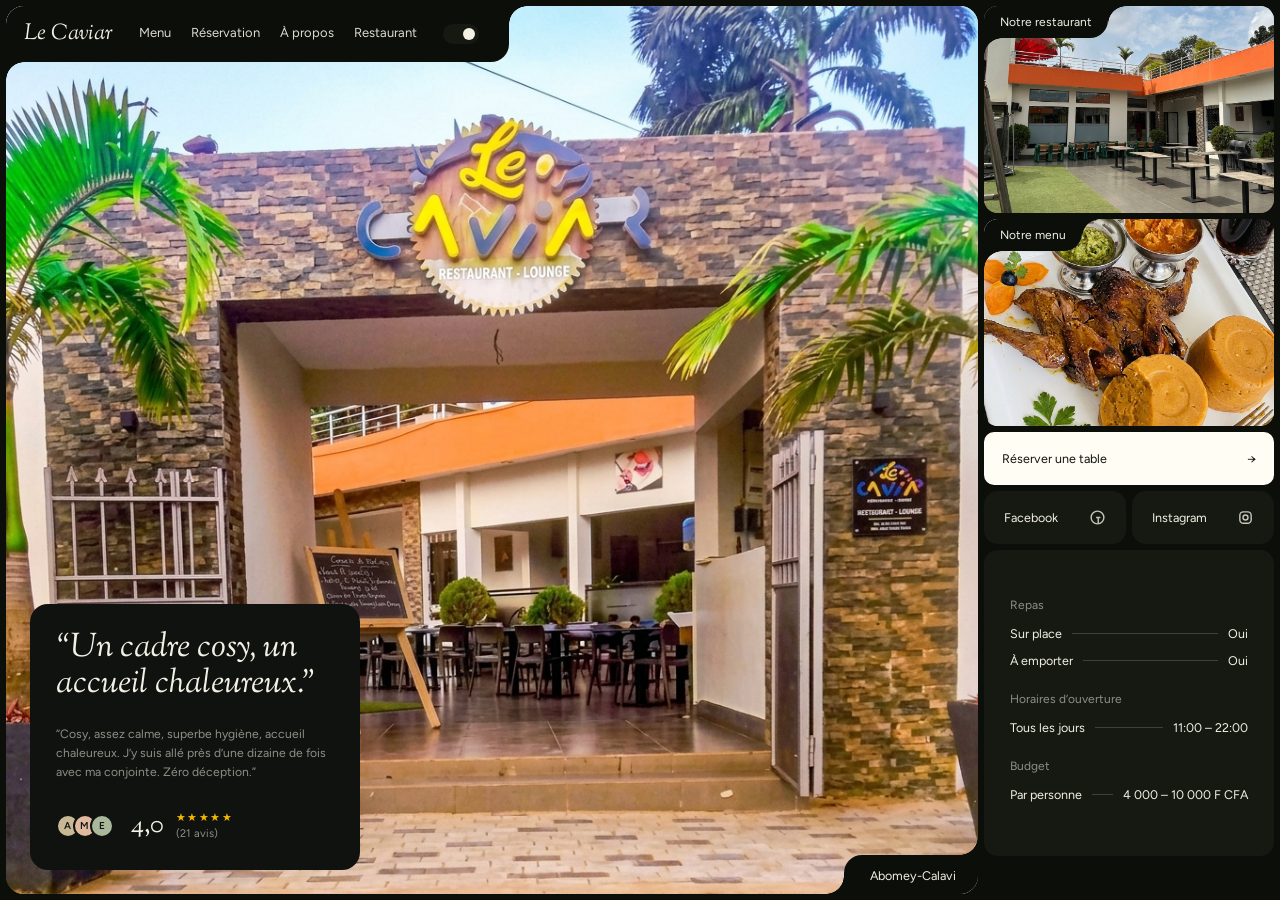
<file: index.html>
<!DOCTYPE html>
<html lang="fr" data-theme="dark">
<head><meta charset="UTF-8"><meta name="viewport" content="width=device-width, initial-scale=1">
<title>Accueil — Le Caviar</title>
<meta name="description" content="Restaurant Le Caviar à Abomey-Calavi : cadre cosy, accueil chaleureux, repas sur place et vente à emporter.">
<link rel="preconnect" href="https://fonts.googleapis.com"><link rel="preconnect" href="https://fonts.gstatic.com" crossorigin>
<link href="https://fonts.googleapis.com/css2?family=Figtree:wght@400;500;600&family=Sorts+Mill+Goudy:ital@0;1&display=swap" rel="stylesheet">
<link rel="stylesheet" href="style.css"></head>
<body><main class="frame home">
<section class="hero" style="--img:url(images/hero-home.jpg)">
<header class="nav"><a class="logo" href="index.html">Le Caviar</a><nav><a href="menu.html">Menu</a><a href="reservation.html">Réservation</a><a href="about.html">À propos</a><a href="restaurant.html">Restaurant</a></nav><button class="toggle" id="theme" aria-label="Changer de thème"><i></i></button><button class="burger" aria-label="Menu">☰</button></header>
<article class="quote"><h2 id="qt">“Un cadre cosy, un accueil chaleureux.”</h2><p id="qp">“Cosy, assez calme, superbe hygiène, accueil chaleureux. J’y suis allé près d’une dizaine de fois avec ma conjointe. Zéro déception.”</p><div class="rating"><span class="avatars"><b>A</b><b>M</b><b>E</b></span><strong class="note">4,7</strong><span><span class="stars">★★★★★</span><small>(21 avis)</small></span></div></article><div class="tag br">Abomey-Calavi</div></section>
<aside class="panel"><div class="scroll"><a class="imgc" href="restaurant.html" style="--img:url(images/hero-restaurant.jpg)"><span class="tag tl">Notre restaurant</span></a><a class="imgc" href="menu.html" style="--img:url(images/hero-menu.jpg)"><span class="tag tl">Notre menu</span></a><a class="book" href="reservation.html">Réserver une table <span>→</span></a><div class="soc"><a class="card" href="#">Facebook <svg viewBox="0 0 24 24" fill="none" stroke="currentColor" stroke-width="2"><circle cx="12" cy="12" r="9"/><path d="M13 20v-8h3M10 12h6"/></svg></a><a class="card" href="#">Instagram <svg viewBox="0 0 24 24" fill="none" stroke="currentColor" stroke-width="2"><rect x="4" y="4" width="16" height="16" rx="5"/><circle cx="12" cy="12" r="3.5"/></svg></a></div><div class="card hours grow"><h4>Repas</h4><dl><dt>Sur place</dt><dd>Oui</dd></dl><dl><dt>À emporter</dt><dd>Oui</dd></dl><h4>Horaires d’ouverture</h4><dl><dt>Tous les jours</dt><dd>11:00 – 22:00</dd></dl><h4>Budget</h4><dl><dt>Par personne</dt><dd>4 000 – 10 000 F CFA</dd></dl></div><div class="soc"><a class="card" href="#">X / Twitter <svg viewBox="0 0 24 24" fill="currentColor"><path d="M17.8 3h3.1l-6.8 7.7L22 21h-6.2l-4.9-6.4L5.300 21H2.200l7.300-8.300L2 3h6.400l4.400 5.800L17.800 3zm-1.100 16.200h1.700L7.300 4.700H5.500l11.200 14.500z"/></svg></a><a class="card" href="#">Instagram <svg viewBox="0 0 24 24" fill="none" stroke="currentColor" stroke-width="2"><rect x="4" y="4" width="16" height="16" rx="5"/><circle cx="12" cy="12" r="3.5"/><circle cx="17" cy="7" r=".6" fill="currentColor"/></svg></a></div><footer class="card foot"><div><h3>Menu</h3><a href="index.html">Accueil</a><a href="menu.html">Menu</a><a href="about.html">À propos</a><a href="restaurant.html">Restaurant</a><a href="reservation.html">Réservation</a></div><div><h3>Utilitaire</h3><a href="404.html">404</a><a href="tel:+2290191114848">Contact</a></div><p>© <a class="u" href="index.html">Le Caviar</a>, Abomey-Calavi</p></footer></div></aside></main>
<script src="script.js"></script></body></html>
</file>
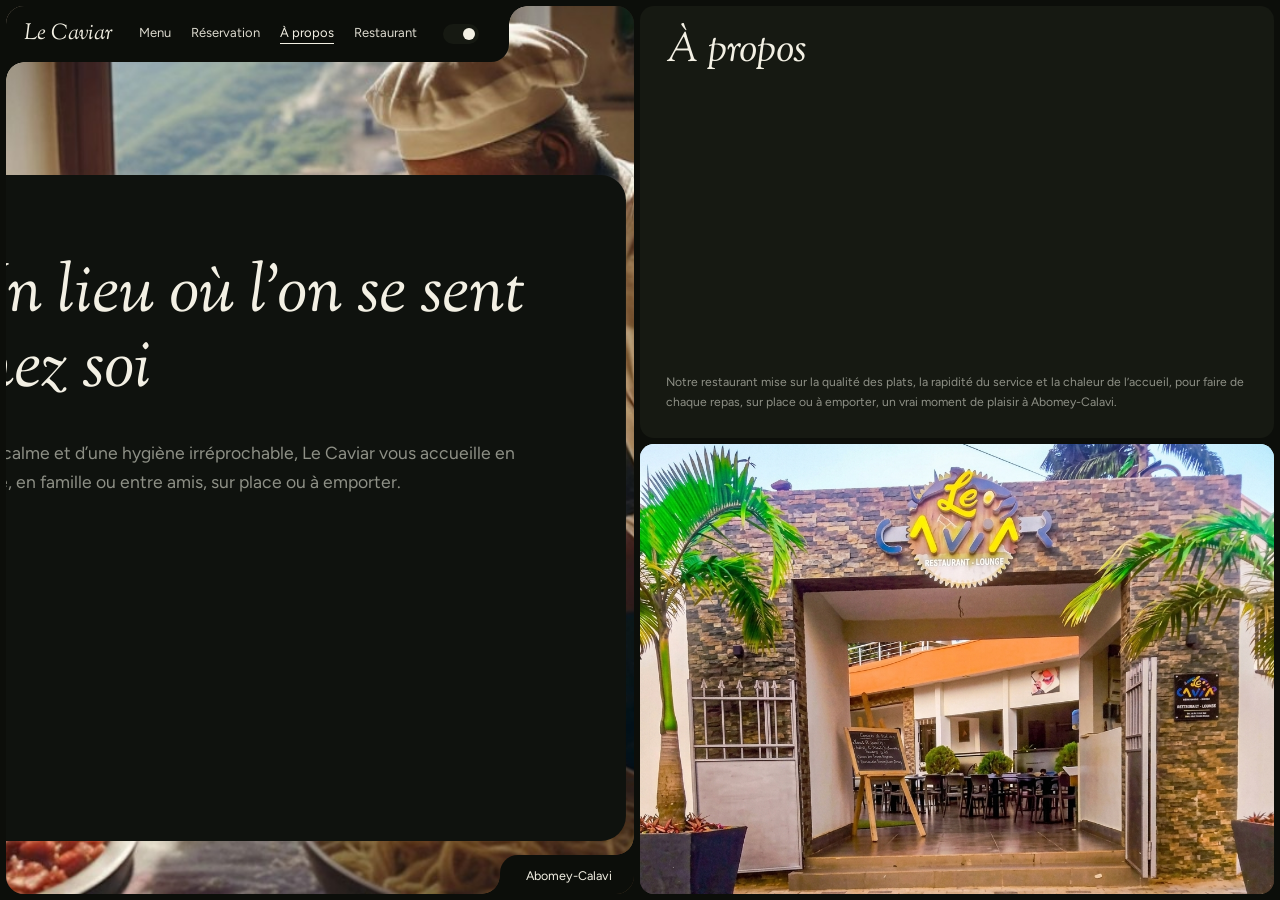
<file: about.html>
<!DOCTYPE html>
<html lang="fr" data-theme="dark">
<head><meta charset="UTF-8"><meta name="viewport" content="width=device-width, initial-scale=1">
<title>À propos — Le Caviar</title>
<meta name="description" content="Restaurant Le Caviar à Abomey-Calavi : cadre cosy, accueil chaleureux, repas sur place et vente à emporter.">
<link rel="preconnect" href="https://fonts.googleapis.com"><link rel="preconnect" href="https://fonts.gstatic.com" crossorigin>
<link href="https://fonts.googleapis.com/css2?family=Figtree:wght@400;500;600&family=Sorts+Mill+Goudy:ital@0;1&display=swap" rel="stylesheet">
<link rel="stylesheet" href="style.css"></head>
<body><main class="frame about">
<section class="hero" style="--img:none">
<header class="nav"><a class="logo" href="index.html">Le Caviar</a><nav><a href="menu.html">Menu</a><a href="reservation.html">Réservation</a><a href="about.html" class=on>À propos</a><a href="restaurant.html">Restaurant</a></nav><button class="toggle" id="theme" aria-label="Changer de thème"><i></i></button><button class="burger" aria-label="Menu">☰</button></header>
<div class="stage"><article class="quote aq"><h2>Un lieu où l’on se sent chez soi</h2><p>Cosy, calme et d’une hygiène irréprochable, Le Caviar vous accueille en couple, en famille ou entre amis, sur place ou à emporter.</p></article></div><div class="tag br">Abomey-Calavi</div></section>
<aside class="panel"><div class="scroll"><section class="card pad split about-top"><h1>À propos</h1><p class="lead">Notre restaurant mise sur la qualité des plats, la rapidité du service et la chaleur de l’accueil, pour faire de chaque repas, sur place ou à emporter, un vrai moment de plaisir à Abomey-Calavi.</p></section><div class="imgc owners" style="--img:url(images/about-owners.jpg)"></div><div class="soc"><a class="card" href="#">X / Twitter <svg viewBox="0 0 24 24" fill="currentColor"><path d="M17.8 3h3.1l-6.8 7.7L22 21h-6.2l-4.9-6.4L5.300 21H2.200l7.300-8.300L2 3h6.400l4.400 5.800L17.800 3zm-1.100 16.200h1.700L7.300 4.700H5.500l11.200 14.500z"/></svg></a><a class="card" href="#">Instagram <svg viewBox="0 0 24 24" fill="none" stroke="currentColor" stroke-width="2"><rect x="4" y="4" width="16" height="16" rx="5"/><circle cx="12" cy="12" r="3.5"/><circle cx="17" cy="7" r=".6" fill="currentColor"/></svg></a></div><footer class="card foot"><div><h3>Menu</h3><a href="index.html">Accueil</a><a href="menu.html">Menu</a><a href="about.html">À propos</a><a href="restaurant.html">Restaurant</a><a href="reservation.html">Réservation</a></div><div><h3>Utilitaire</h3><a href="404.html">404</a><a href="tel:+2290191114848">Contact</a></div><p>© <a class="u" href="index.html">Le Caviar</a>, Abomey-Calavi</p></footer></div></aside></main>
<script src="script.js"></script></body></html>
</file>
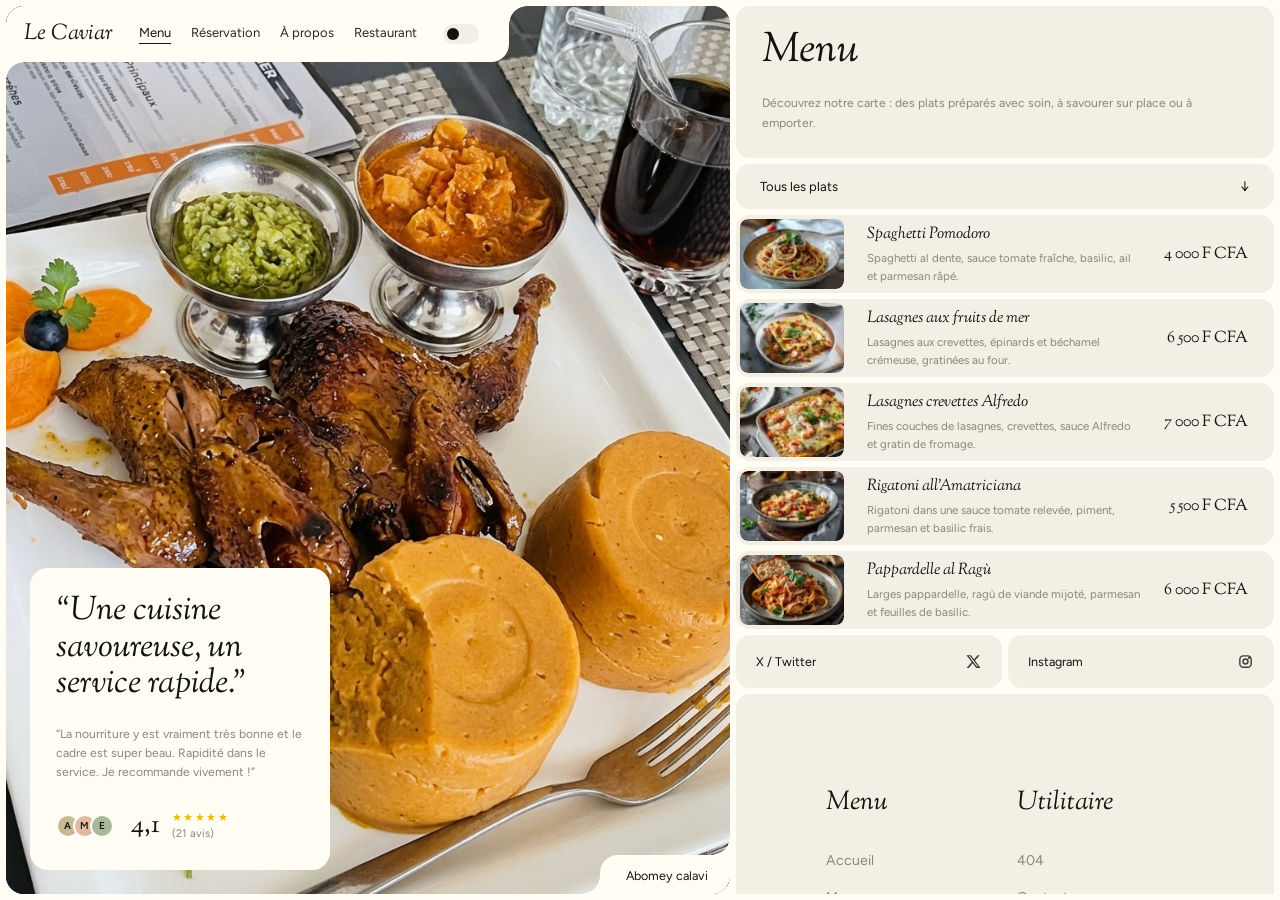
<file: menu.html>
<!DOCTYPE html>
<html lang="fr" data-theme="light">
<head><meta charset="UTF-8"><meta name="viewport" content="width=device-width, initial-scale=1">
<title>Menu — Le Caviar</title>
<meta name="description" content="Restaurant Le Caviar à Abomey-Calavi : cadre cosy, accueil chaleureux, repas sur place et vente à emporter.">
<link rel="preconnect" href="https://fonts.googleapis.com"><link rel="preconnect" href="https://fonts.gstatic.com" crossorigin>
<link href="https://fonts.googleapis.com/css2?family=Figtree:wght@400;500;600&family=Sorts+Mill+Goudy:ital@0;1&display=swap" rel="stylesheet">
<link rel="stylesheet" href="style.css"></head>
<body><main class="frame menu">
<section class="hero" style="--img:url(images/hero-menu.jpg)">
<header class="nav"><a class="logo" href="index.html">Le Caviar</a><nav><a href="menu.html" class=on>Menu</a><a href="reservation.html">Réservation</a><a href="about.html">À propos</a><a href="restaurant.html">Restaurant</a></nav><button class="toggle" id="theme" aria-label="Changer de thème"><i></i></button><button class="burger" aria-label="Menu">☰</button></header>
<article class="quote"><h2 id="qt">“Une cuisine savoureuse, un service rapide.”</h2><p id="qp">“La nourriture y est vraiment très bonne et le cadre est super beau. Rapidité dans le service. Je recommande vivement !”</p><div class="rating"><span class="avatars"><b>A</b><b>M</b><b>E</b></span><strong class="note">4,7</strong><span><span class="stars">★★★★★</span><small>(21 avis)</small></span></div></article><div class="tag br">Abomey calavi</div></section>
<aside class="panel"><div class="scroll"><section class="card pad split mhead"><h1>Menu</h1><p class="lead">Découvrez notre carte : des plats préparés avec soin, à savourer sur place ou à emporter.</p></section><div class="card sel"><select id="cat" aria-label="Catégorie"><option value="all">Tous les plats</option><option value="pates">Pâtes</option><option value="lasagnes">Lasagnes</option></select><span>↓</span></div><ul id="dishes" style="list-style:none;padding:0;display:flex;flex-direction:column;gap:6px"></ul><div class="soc"><a class="card" href="#">X / Twitter <svg viewBox="0 0 24 24" fill="currentColor"><path d="M17.8 3h3.1l-6.8 7.7L22 21h-6.2l-4.9-6.4L5.300 21H2.200l7.300-8.300L2 3h6.400l4.400 5.800L17.800 3zm-1.100 16.200h1.700L7.300 4.700H5.500l11.200 14.500z"/></svg></a><a class="card" href="#">Instagram <svg viewBox="0 0 24 24" fill="none" stroke="currentColor" stroke-width="2"><rect x="4" y="4" width="16" height="16" rx="5"/><circle cx="12" cy="12" r="3.5"/><circle cx="17" cy="7" r=".6" fill="currentColor"/></svg></a></div><footer class="card foot"><div><h3>Menu</h3><a href="index.html">Accueil</a><a href="menu.html">Menu</a><a href="about.html">À propos</a><a href="restaurant.html">Restaurant</a><a href="reservation.html">Réservation</a></div><div><h3>Utilitaire</h3><a href="404.html">404</a><a href="tel:+2290191114848">Contact</a></div><p>© <a class="u" href="index.html">Le Caviar</a>, Abomey-Calavi</p></footer></div></aside></main>
<script src="script.js"></script></body></html>
</file>
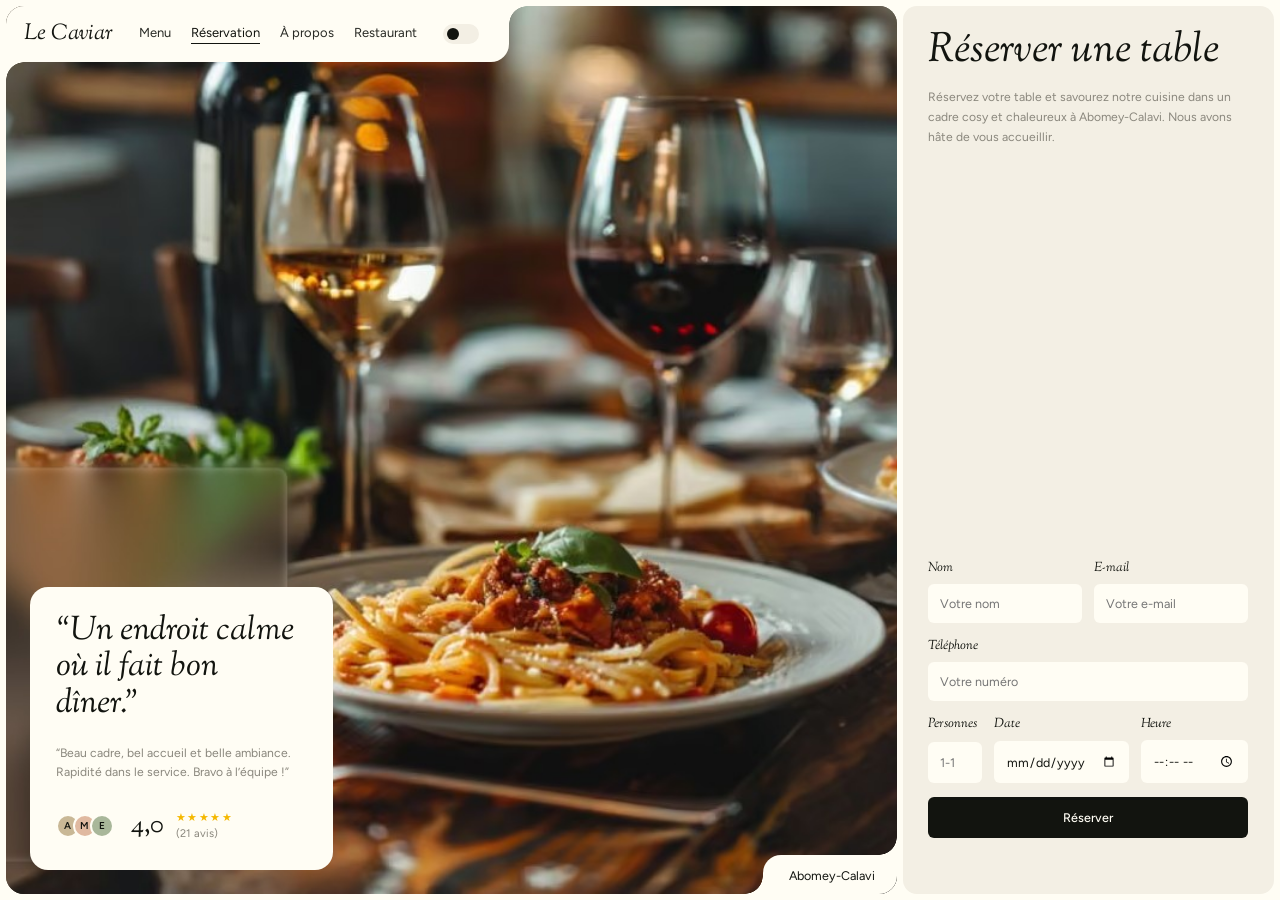
<file: reservation.html>
<!DOCTYPE html>
<html lang="fr" data-theme="light">
<head><meta charset="UTF-8"><meta name="viewport" content="width=device-width, initial-scale=1">
<title>Réservation — Le Caviar</title>
<meta name="description" content="Restaurant Le Caviar à Abomey-Calavi : cadre cosy, accueil chaleureux, repas sur place et vente à emporter.">
<link rel="preconnect" href="https://fonts.googleapis.com"><link rel="preconnect" href="https://fonts.gstatic.com" crossorigin>
<link href="https://fonts.googleapis.com/css2?family=Figtree:wght@400;500;600&family=Sorts+Mill+Goudy:ital@0;1&display=swap" rel="stylesheet">
<link rel="stylesheet" href="style.css"></head>
<body><main class="frame reservation">
<section class="hero" style="--img:url(images/hero-reservation.jpg)">
<header class="nav"><a class="logo" href="index.html">Le Caviar</a><nav><a href="menu.html">Menu</a><a href="reservation.html" class=on>Réservation</a><a href="about.html">À propos</a><a href="restaurant.html">Restaurant</a></nav><button class="toggle" id="theme" aria-label="Changer de thème"><i></i></button><button class="burger" aria-label="Menu">☰</button></header>
<article class="quote"><h2 id="qt">“Un endroit calme où il fait bon dîner.”</h2><p id="qp">“Beau cadre, bel accueil et belle ambiance. Rapidité dans le service. Bravo à l’équipe !”</p><div class="rating"><span class="avatars"><b>A</b><b>M</b><b>E</b></span><strong class="note">4,7</strong><span><span class="stars">★★★★★</span><small>(21 avis)</small></span></div></article><div class="tag br">Abomey-Calavi</div></section>
<aside class="panel"><div class="scroll"><section class="card pad split head"><div><h1>Réserver une table</h1><p class="lead" style="margin-top:14px">Réservez votre table et savourez notre cuisine dans un cadre cosy et chaleureux à Abomey-Calavi. Nous avons hâte de vous accueillir.</p></div><form id="form" novalidate><div class="row r2"><label>Nom<input name="nom" placeholder="Votre nom" required></label><label>E-mail<input name="email" type="email" placeholder="Votre e-mail"></label></div><label>Téléphone<input name="tel" type="tel" placeholder="Votre numéro" required></label><div class="row r3"><label>Personnes<input name="pers" type="number" min="1" max="10" placeholder="1-10" required></label><label>Date<input name="date" type="date" required></label><label>Heure<input name="heure" type="time" required></label></div><button class="btn" type="submit">Réserver</button><p class="msg" id="msg" role="status"></p></form></section><div class="soc"><a class="card" href="#">X / Twitter <svg viewBox="0 0 24 24" fill="currentColor"><path d="M17.8 3h3.1l-6.8 7.7L22 21h-6.2l-4.9-6.4L5.300 21H2.200l7.300-8.300L2 3h6.400l4.400 5.800L17.800 3zm-1.100 16.200h1.700L7.300 4.700H5.500l11.200 14.500z"/></svg></a><a class="card" href="#">Instagram <svg viewBox="0 0 24 24" fill="none" stroke="currentColor" stroke-width="2"><rect x="4" y="4" width="16" height="16" rx="5"/><circle cx="12" cy="12" r="3.5"/><circle cx="17" cy="7" r=".6" fill="currentColor"/></svg></a></div><footer class="card foot"><div><h3>Menu</h3><a href="index.html">Accueil</a><a href="menu.html">Menu</a><a href="about.html">À propos</a><a href="restaurant.html">Restaurant</a><a href="reservation.html">Réservation</a></div><div><h3>Utilitaire</h3><a href="404.html">404</a><a href="tel:+2290191114848">Contact</a></div><p>© <a class="u" href="index.html">Le Caviar</a>, Abomey-Calavi</p></footer></div></aside></main>
<script src="script.js"></script></body></html>
</file>
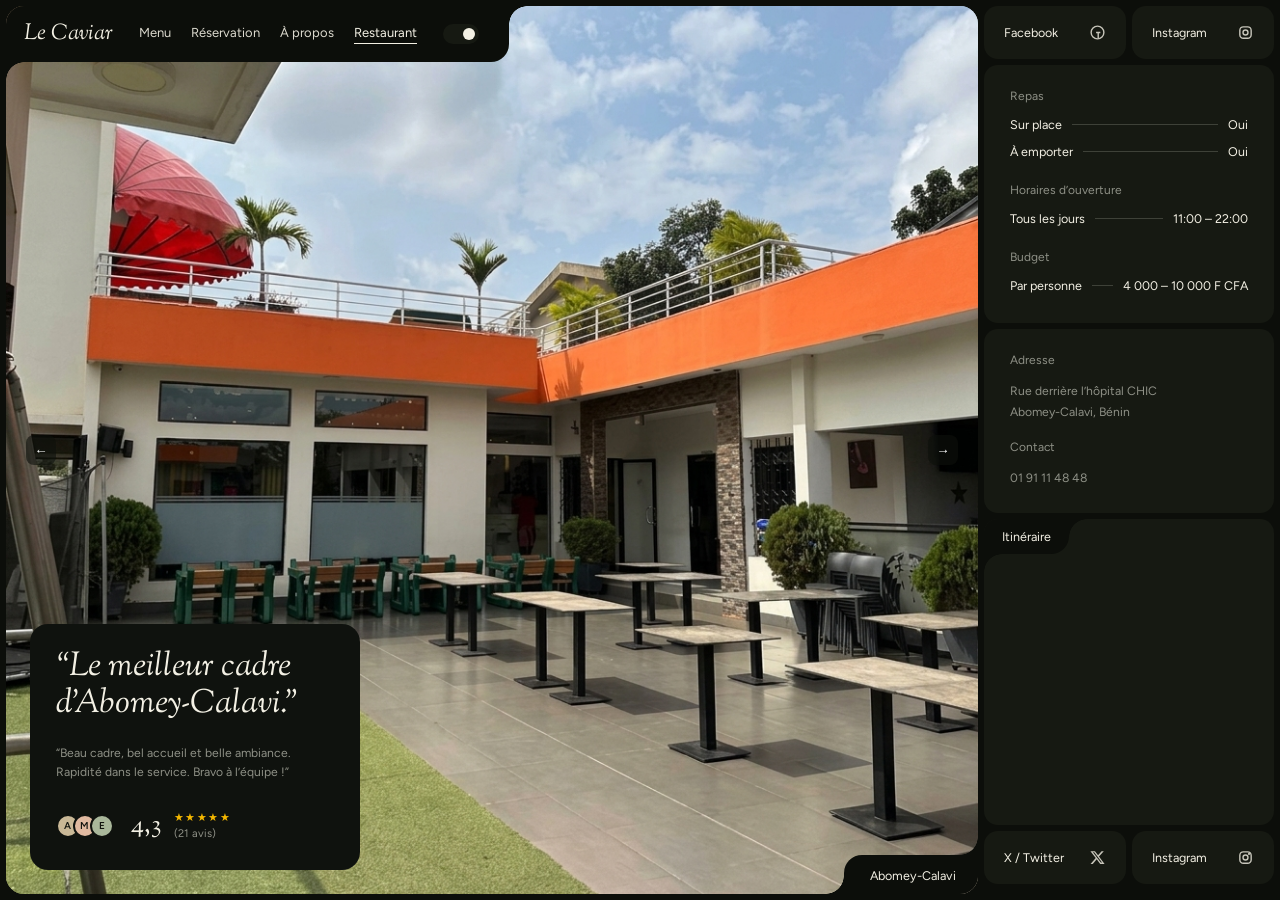
<file: restaurant.html>
<!DOCTYPE html>
<html lang="fr" data-theme="dark">
<head><meta charset="UTF-8"><meta name="viewport" content="width=device-width, initial-scale=1">
<title>Restaurant — Le Caviar</title>
<meta name="description" content="Restaurant Le Caviar à Abomey-Calavi : cadre cosy, accueil chaleureux, repas sur place et vente à emporter.">
<link rel="preconnect" href="https://fonts.googleapis.com"><link rel="preconnect" href="https://fonts.gstatic.com" crossorigin>
<link href="https://fonts.googleapis.com/css2?family=Figtree:wght@400;500;600&family=Sorts+Mill+Goudy:ital@0;1&display=swap" rel="stylesheet">
<link rel="stylesheet" href="style.css"></head>
<body><main class="frame restaurant">
<section class="hero" style="--img:url(images/hero-restaurant.jpg)">
<header class="nav"><a class="logo" href="index.html">Le Caviar</a><nav><a href="menu.html">Menu</a><a href="reservation.html">Réservation</a><a href="about.html">À propos</a><a href="restaurant.html" class=on>Restaurant</a></nav><button class="toggle" id="theme" aria-label="Changer de thème"><i></i></button><button class="burger" aria-label="Menu">☰</button></header>
<button class="arrow prev" aria-label="Précédent">←</button><button class="arrow next" aria-label="Suivant">→</button><article class="quote"><h2 id="qt">“Le meilleur cadre d’Abomey-Calavi.”</h2><p id="qp">“Beau cadre, bel accueil et belle ambiance. Rapidité dans le service. Bravo à l’équipe !”</p><div class="rating"><span class="avatars"><b>A</b><b>M</b><b>E</b></span><strong class="note">4,7</strong><span><span class="stars">★★★★★</span><small>(21 avis)</small></span></div></article><div class="tag br">Abomey-Calavi</div></section>
<aside class="panel"><div class="scroll"><div class="soc"><a class="card" href="#">Facebook <svg viewBox="0 0 24 24" fill="none" stroke="currentColor" stroke-width="2"><circle cx="12" cy="12" r="9"/><path d="M13 20v-8h3M10 12h6"/></svg></a><a class="card" href="#">Instagram <svg viewBox="0 0 24 24" fill="none" stroke="currentColor" stroke-width="2"><rect x="4" y="4" width="16" height="16" rx="5"/><circle cx="12" cy="12" r="3.5"/></svg></a></div><div class="card hours"><h4>Repas</h4><dl><dt>Sur place</dt><dd>Oui</dd></dl><dl><dt>À emporter</dt><dd>Oui</dd></dl><h4>Horaires d’ouverture</h4><dl><dt>Tous les jours</dt><dd>11:00 – 22:00</dd></dl><h4>Budget</h4><dl><dt>Par personne</dt><dd>4 000 – 10 000 F CFA</dd></dl></div><div class="card hours"><h4>Adresse</h4><p>Rue derrière l’hôpital CHIC<br>Abomey-Calavi, Bénin</p><h4>Contact</h4><p><a href="tel:+2290191114848">01 91 11 48 48</a></p></div><div class="card map"><a class="tag tl" href="https://www.google.com/maps/search/?api=1&query=F88V%2B32+Abomey+Calavi" target="_blank" rel="noopener">Itinéraire</a><iframe title="Carte" loading="lazy" src="https://www.google.com/maps?q=F88V%2B32+Abomey+Calavi&output=embed"></iframe></div><div class="soc"><a class="card" href="#">X / Twitter <svg viewBox="0 0 24 24" fill="currentColor"><path d="M17.8 3h3.1l-6.8 7.7L22 21h-6.2l-4.9-6.4L5.300 21H2.200l7.300-8.300L2 3h6.400l4.400 5.800L17.800 3zm-1.100 16.200h1.700L7.300 4.700H5.500l11.200 14.500z"/></svg></a><a class="card" href="#">Instagram <svg viewBox="0 0 24 24" fill="none" stroke="currentColor" stroke-width="2"><rect x="4" y="4" width="16" height="16" rx="5"/><circle cx="12" cy="12" r="3.5"/><circle cx="17" cy="7" r=".6" fill="currentColor"/></svg></a></div><footer class="card foot"><div><h3>Menu</h3><a href="index.html">Accueil</a><a href="menu.html">Menu</a><a href="about.html">À propos</a><a href="restaurant.html">Restaurant</a><a href="reservation.html">Réservation</a></div><div><h3>Utilitaire</h3><a href="404.html">404</a><a href="tel:+2290191114848">Contact</a></div><p>© <a class="u" href="index.html">Le Caviar</a>, Abomey-Calavi</p></footer></div></aside></main>
<script src="script.js"></script></body></html>
</file>
<file: style.css>
:root{--f:18px;--rc:14px;--bg:#fffdf4;--card:#f3efe4;--field:#fffdf4;--ink:#12140f;--mute:#8a877d;--btn:#12140f;--btnt:#fffdf4;--q:#fffdf4;--qt:#12140f}
[data-theme=dark]{--bg:#0c0e0a;--card:#161912;--field:#1e2218;--ink:#f3f0e4;--mute:#8e9086;--btn:#f3f0e4;--btnt:#12140f;--q:#0f120e;--qt:#f3f0e4}
*{box-sizing:border-box;margin:0}
html,body{height:100%}
body{font-family:Figtree,sans-serif;font-size:14px;background:var(--bg);color:var(--ink);overflow:hidden;transition:background .3s,color .3s}
a{color:inherit;text-decoration:none}
h1,h2,h3,.logo,label{font-family:'Sorts Mill Goudy',serif;font-weight:400;font-style:italic}
.frame{height:100dvh;display:grid;grid-template-columns:minmax(0,1fr) var(--col);gap:6px;padding:6px;background:var(--bg)}
.home,.restaurant{--col:clamp(290px,21vw,400px)}.reservation{--col:clamp(340px,29vw,520px)}.menu{--col:clamp(380px,42vw,700px)}.about{--col:50%}
.hero{position:relative;border-radius:var(--f);overflow:hidden;background:var(--img) center/cover,linear-gradient(135deg,#3b2a1b,#12100c)}
.nav{position:absolute;top:0;left:0;z-index:6;display:flex;align-items:center;gap:26px;padding:12px 30px 12px 18px;background:var(--bg);border-radius:0 0 var(--f) 0;font-size:13px;transition:background .3s}
.nav nav{display:flex;gap:20px}.nav nav a{opacity:.9}.nav nav a.on{opacity:1;text-decoration:underline;text-underline-offset:5px}
.logo{font-size:22px;opacity:1}
.nav:before,.nav:after,.tl:before,.tl:after{content:"";position:absolute;width:var(--f);height:var(--f);background:radial-gradient(circle at 100% 100%,transparent calc(var(--f) - .5px),var(--bg) var(--f));pointer-events:none}
.nav:before,.tl:before{left:0;top:100%}.nav:after,.tl:after{left:100%;top:0}
.toggle{width:36px;height:20px;border-radius:10px;border:0;background:var(--card);display:flex;align-items:center;padding:4px;cursor:pointer}
.toggle i{width:12px;height:12px;border-radius:50%;background:var(--ink);transition:transform .25s}
[data-theme=dark] .toggle i{transform:translateX(16px)}
.burger{display:none;background:none;border:0;color:inherit;font-size:20px;cursor:pointer}
.tag{position:absolute;z-index:6;background:var(--bg);font-size:12.5px;padding:10px 18px;transition:background .3s}
.tag.br{right:0;bottom:0;border-radius:var(--f) 0 0 0;padding:13px 22px 11px 26px}
.tag.br:before,.tag.br:after{content:"";position:absolute;width:var(--f);height:var(--f);background:radial-gradient(circle at 0 0,transparent calc(var(--f) - .5px),var(--bg) var(--f))}
.tag.br:before{right:100%;bottom:0}.tag.br:after{right:0;bottom:100%}
.tag.tl{left:0;top:0;border-radius:0 0 var(--f) 0}
.arrow{position:absolute;top:calc(50% - 15px);z-index:5;width:30px;height:30px;border-radius:8px;border:0;background:rgba(14,16,12,.6);color:#fff;cursor:pointer}
.arrow.prev{left:20px}.arrow.next{right:20px}
.quote{position:absolute;left:24px;bottom:24px;width:clamp(300px,34%,470px);z-index:5;background:var(--q);color:var(--qt);border-radius:var(--f);padding:clamp(20px,2vw,32px);transition:background .3s}
.quote h2{font-size:clamp(26px,2.6vw,44px);line-height:1.1;margin-bottom:clamp(12px,1.6vw,24px)}
.quote p{font-size:clamp(12px,.95vw,14px);line-height:1.6;color:var(--mute);margin-bottom:clamp(16px,2vw,28px)}
.rating{display:flex;align-items:center;gap:10px}
.avatars{display:flex;padding-right:6px}.avatars b{width:24px;height:24px;border-radius:50%;background:#c9b896;border:2px solid var(--q);margin-right:-7px;font:600 10px Figtree;display:grid;place-items:center;color:#12140f}.avatars b:nth-child(2){background:#e0b9a0}.avatars b:nth-child(3){background:#a9b79a}
.note{font:400 26px 'Sorts Mill Goudy',serif;font-style:normal;margin:0 2px 0 8px}
.stars{display:block;color:#f5b800;font-size:11px;letter-spacing:1.5px}.rating small{color:var(--mute);font-size:11px}
.panel{display:flex;flex-direction:column;gap:6px;min-height:0;min-width:0}
.card{background:var(--card);border-radius:var(--rc);transition:background .3s}
.pad{padding:clamp(20px,2vw,30px)}
.card h1{font-size:clamp(32px,3.2vw,52px);line-height:1}
.card>p,.lead{color:var(--mute);line-height:1.65;font-size:clamp(12px,.95vw,14px)}
.split{display:flex;flex-direction:column;justify-content:space-between;gap:20px}
.head{flex:1}
form{display:grid;gap:14px}label{display:grid;gap:7px;font-size:13px}
input,select{font:12.5px Figtree,sans-serif;width:100%;border:0;border-radius:6px;background:var(--field);color:var(--ink);padding:12px;outline:1px solid transparent;color-scheme:inherit}
[data-theme=dark] input{color-scheme:dark}
input:focus,select:focus{outline-color:var(--ink)}
.row{display:grid;gap:12px}.r2{grid-template-columns:1fr 1fr}.r3{grid-template-columns:1fr 1fr 1fr}
.btn{border:0;border-radius:6px;background:var(--btn);color:var(--btnt);padding:13px;font:500 12.5px Figtree;cursor:pointer}
.msg{font-size:12px;color:var(--mute);min-height:16px}
.mhead{flex:0 0 clamp(150px,24vh,230px)}
.sel{position:relative;flex:none}.sel select{background:transparent;appearance:none;padding:15px 24px;cursor:pointer;font-size:13px;color:var(--ink)}.sel select option{background:var(--card)}.sel span{position:absolute;right:24px;top:14px;pointer-events:none}
.scroll{flex:1;min-height:0;overflow:auto;display:flex;flex-direction:column;gap:6px;scrollbar-width:none}.scroll::-webkit-scrollbar{display:none}
.dish{display:grid;grid-template-columns:104px 1fr auto;gap:clamp(14px,1.8vw,26px);align-items:center;padding:4px 26px 4px 4px;flex:none}
.dish img{width:104px;height:70px;object-fit:cover;border-radius:8px;display:block}
.dish h3{font-size:clamp(15px,1.25vw,18px);margin-bottom:4px}.dish p{font-size:11.5px;color:var(--mute);line-height:1.5}
.price{font:16px 'Sorts Mill Goudy',serif;white-space:nowrap}
.soc{display:grid;grid-template-columns:1fr 1fr;gap:6px;flex:none}.soc a{display:flex;justify-content:space-between;align-items:center;padding:18px 20px;font-size:12.5px}.soc svg{width:15px;height:15px;opacity:.8}
.foot{display:grid;grid-template-columns:1fr 1fr;gap:24px;padding:36px 40px;flex:none}.foot h3{font-size:20px;margin-bottom:18px}.foot a{display:block;margin-bottom:12px;color:var(--mute);font-size:12.5px}.foot p{grid-column:1/-1;font-size:12px;margin-top:10px}
.imgc{position:relative;flex:1;min-height:120px;border-radius:var(--rc);overflow:hidden;background:var(--img) center/cover,#2a2118}
.imgc .tag{font-size:12px;padding:9px 16px}
.book{display:flex;justify-content:space-between;align-items:center;padding:19px 18px;background:#fffdf4;color:#12140f;border-radius:10px;font-size:12.5px;flex:none}
.hours{flex:none;display:flex;flex-direction:column;gap:6px;padding:24px 26px;font-size:12.5px}.hours.grow{flex:1;justify-content:center}
.hours h4{font:400 12px Figtree;color:var(--mute);margin:12px 0 8px}.hours h4:first-child{margin-top:0}
.hours dl{display:flex;align-items:center;gap:10px;margin-bottom:6px}.hours dl:after{content:"";order:1;flex:1;border-top:1px solid color-mix(in srgb,var(--ink) 18%,transparent)}.hours dt{order:0}.hours dd{order:2;margin:0}
.hours p{line-height:1.7}.hours svg{width:12px;height:12px;vertical-align:-1px;margin-right:8px}
.map{position:relative;flex:1;min-height:170px;overflow:hidden;padding:0}.map iframe{position:absolute;inset:0;width:100%;height:100%;border:0;filter:grayscale(1) invert(.92) contrast(.85)}[data-theme=light] .map iframe{filter:grayscale(1)}
.owners{background:var(--img) center/cover}
@media(max-width:900px){
 body{overflow:auto;height:auto}html{height:auto}
 .frame{display:flex;flex-direction:column;height:auto}
 .hero{height:88svh;min-height:540px;flex:none}
 .panel{overflow:visible}.scroll{overflow:visible}
 .imgc{flex:none;height:240px}.mhead{flex:none}.map{flex:none;height:260px}.about .about-top{flex:none}.about .owners{height:340px}.head{flex:none}form{margin-top:30px}
 .nav{gap:14px;padding-right:16px}.nav nav{display:none;position:absolute;top:100%;left:0;flex-direction:column;gap:14px;background:var(--bg);padding:6px 24px 18px 18px;border-radius:0 0 var(--f) var(--f);min-width:180px}
 .nav.open nav{display:flex}.burger{display:block}.nav:after{display:none}
}
@media(max-width:520px){
 .quote{left:8px;right:8px;bottom:8px;width:auto}.arrow{display:none}
 .r3{grid-template-columns:1fr 1fr}.r3 label:first-child{grid-column:1/-1}.r2{grid-template-columns:1fr}
 .dish{grid-template-columns:86px 1fr;gap:12px;padding-right:14px}.dish .ph{width:86px;height:64px}.dish .price{grid-column:2;font-size:14px}
 .foot{padding:28px 24px}.quote h2{font-size:26px}
}
/* scroll panel */
.panel{overflow:hidden}
.scroll{overscroll-behavior:contain}.scroll>*{flex:none}
.imgc{flex:none;height:23dvh;min-height:150px}
.hours.grow{flex:none;min-height:34dvh}
.map{flex:none;height:34dvh;min-height:220px}
.reservation .head{min-height:calc(100dvh - 12px)}
.about-top{min-height:48dvh}.owners{height:50dvh;min-height:260px}
.foot{min-height:62dvh;align-content:start;padding:clamp(40px,7vw,100px) clamp(24px,7vw,100px) clamp(28px,4vw,48px);gap:clamp(20px,3vw,40px) 24px}
.foot h3{font-size:clamp(22px,2vw,28px);margin-bottom:clamp(20px,2.4vw,32px)}.foot a{font-size:clamp(13px,1.1vw,16px);margin-bottom:clamp(14px,1.6vw,22px)}
.foot p{align-self:end;margin-top:clamp(40px,8vw,110px);font-size:clamp(13px,1.1vw,16px);color:var(--mute)}.foot p a{display:inline;color:var(--ink);text-decoration:underline;text-underline-offset:3px}
.soc svg{width:17px;height:17px}
.dish .ph{width:104px;height:70px;border-radius:8px;overflow:hidden}.dish img{width:100%;height:100%}
.notfound .quote .btn{margin-top:6px}
/* animations */
@keyframes fade{from{opacity:0}to{opacity:1}}
@keyframes rise{from{opacity:0;transform:translateY(28px)}to{opacity:1;transform:none}}
@keyframes drop{from{opacity:0;transform:translateY(-100%)}to{opacity:1;transform:none}}
@keyframes zoom{from{transform:scale(1.14)}to{transform:scale(1)}}
body{transition:opacity .3s,background .3s,color .3s;animation:fade .6s}body.leave{opacity:0}
.hero:before{content:"";position:absolute;inset:0;background:inherit;animation:zoom 2.4s cubic-bezier(.16,.8,.2,1)}
.nav{animation:drop .8s .1s cubic-bezier(.2,.8,.2,1) both}
.quote{animation:rise 1s .4s cubic-bezier(.2,.8,.2,1) both}
.tag.br,.arrow{animation:fade .9s 1s both}
.quote h2,.quote p{transition:opacity .26s,transform .26s}.quote.swap h2,.quote.swap p{opacity:0;transform:translateY(8px)}
.js .reveal{opacity:0;transform:translateY(26px);transition:opacity .8s cubic-bezier(.2,.8,.2,1),transform .8s cubic-bezier(.2,.8,.2,1),background .3s}
.js .reveal.in{opacity:1;transform:none}
.nav nav a{background:linear-gradient(currentColor,currentColor) 0 100%/0 1px no-repeat;padding-bottom:4px;transition:background-size .35s,opacity .3s}
.nav nav a:hover,.nav nav a.on{background-size:100% 1px;opacity:1}.nav nav a.on{text-decoration:none}
.logo{transition:letter-spacing .4s}.logo:hover{letter-spacing:.03em}
.arrow{transition:background .3s,transform .3s}.arrow:hover{background:rgba(14,16,12,.9);transform:scale(1.1)}
.btn,.book,.soc a,.imgc{transition:transform .35s cubic-bezier(.2,.8,.2,1),box-shadow .35s,background .3s}
.btn:hover,.book:hover{transform:translateY(-2px);box-shadow:0 10px 24px -10px rgba(0,0,0,.45)}
.book span{display:inline-block;transition:transform .35s}.book:hover span{transform:translateX(6px)}
.soc a:hover{transform:translateY(-3px)}.soc svg{transition:transform .35s}.soc a:hover svg{transform:rotate(12deg) scale(1.15)}
.imgc:before{content:"";position:absolute;inset:0;background:inherit;transition:transform .9s cubic-bezier(.2,.8,.2,1)}.imgc:hover:before{transform:scale(1.08)}
.dish{transition:transform .4s cubic-bezier(.2,.8,.2,1),background .3s,opacity .8s}.dish:hover{transform:translateY(-3px)}
.dish img{transition:transform .7s cubic-bezier(.2,.8,.2,1)}.dish:hover img{transform:scale(1.12)}
.foot a{transition:color .3s,transform .3s}.foot a:hover{color:var(--ink);transform:translateX(6px)}
input,select{transition:outline-color .25s,box-shadow .25s,transform .25s}input:focus{box-shadow:0 0 0 4px color-mix(in srgb,var(--ink) 10%,transparent)}
@media(max-width:900px){.imgc{height:240px}.hours.grow{min-height:0}.map{height:260px}.reservation .head,.about-top{min-height:0}.owners{height:340px}.foot{min-height:0}.dish .ph{width:86px;height:64px}}
@media(prefers-reduced-motion:reduce){*,:before,:after{animation:none!important;transition:none!important}.js .reveal{opacity:1!important;transform:none!important}}

/* À propos : photo nette, carte alignée sur la maquette */
.about .hero{container-type:size}.about .hero:before{display:none}
.about .stage{position:absolute;left:50%;top:50%;translate:-50% -50%;width:max(100cqw,calc(100cqh*913/784));aspect-ratio:913/784;container-type:inline-size;background:url(images/hero-about.jpg) center/100% 100%;animation:zoom 2.4s cubic-bezier(.16,.8,.2,1)}
.about .aq{--q:#0f120e;--qt:#f3f0e4;left:5.6%;top:19%;bottom:auto;width:74%;height:75%;border-radius:calc(var(--f)*1.4);padding:8% 9%;display:flex;flex-direction:column;justify-content:flex-start;gap:6%}
.about .aq h2{font-size:clamp(24px,6.6cqw,92px);margin:0}
.about .aq p{font-size:max(11px,1.7cqw);line-height:1.65;margin:0}
@media(max-width:900px){.about .hero{height:auto;min-height:0;aspect-ratio:913/784}.about .aq{padding:7%}}
@media(max-width:520px){.about .aq{left:5.6%;right:auto;bottom:auto;width:74%}}
</file>
